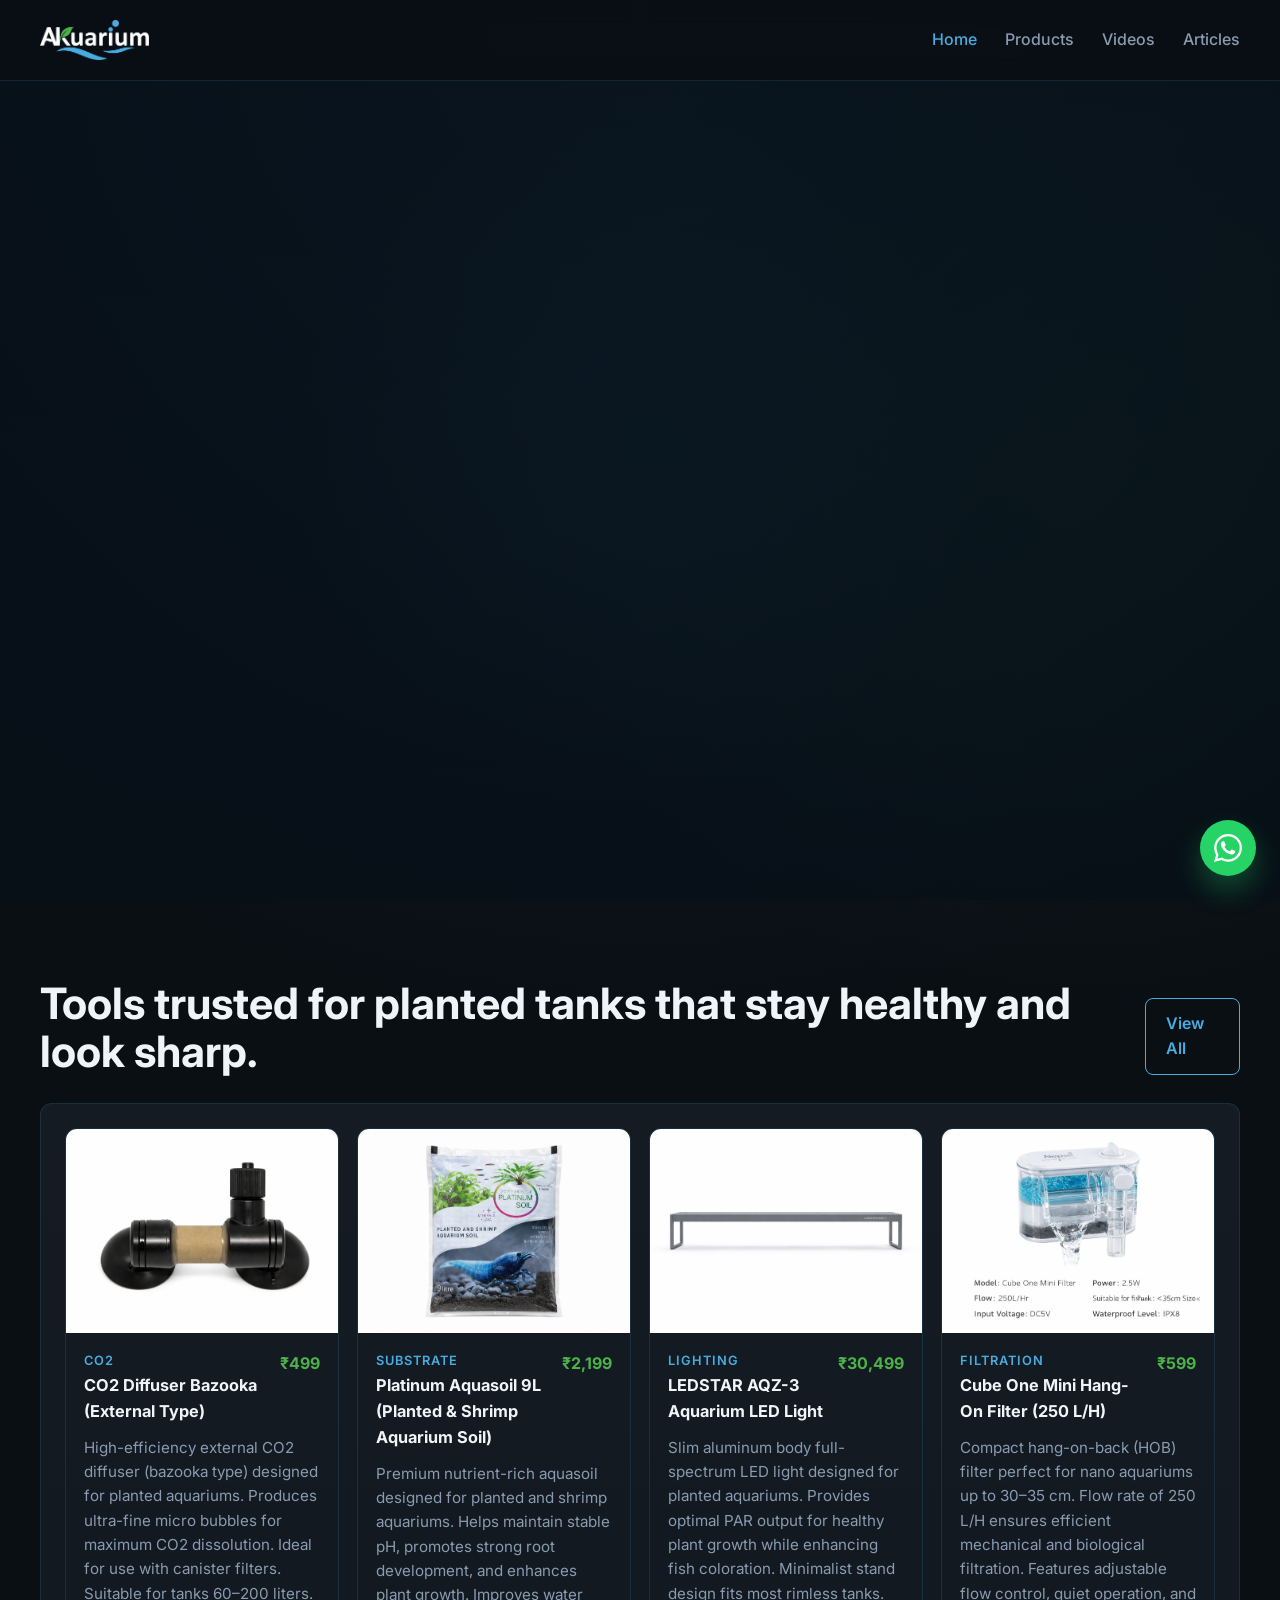
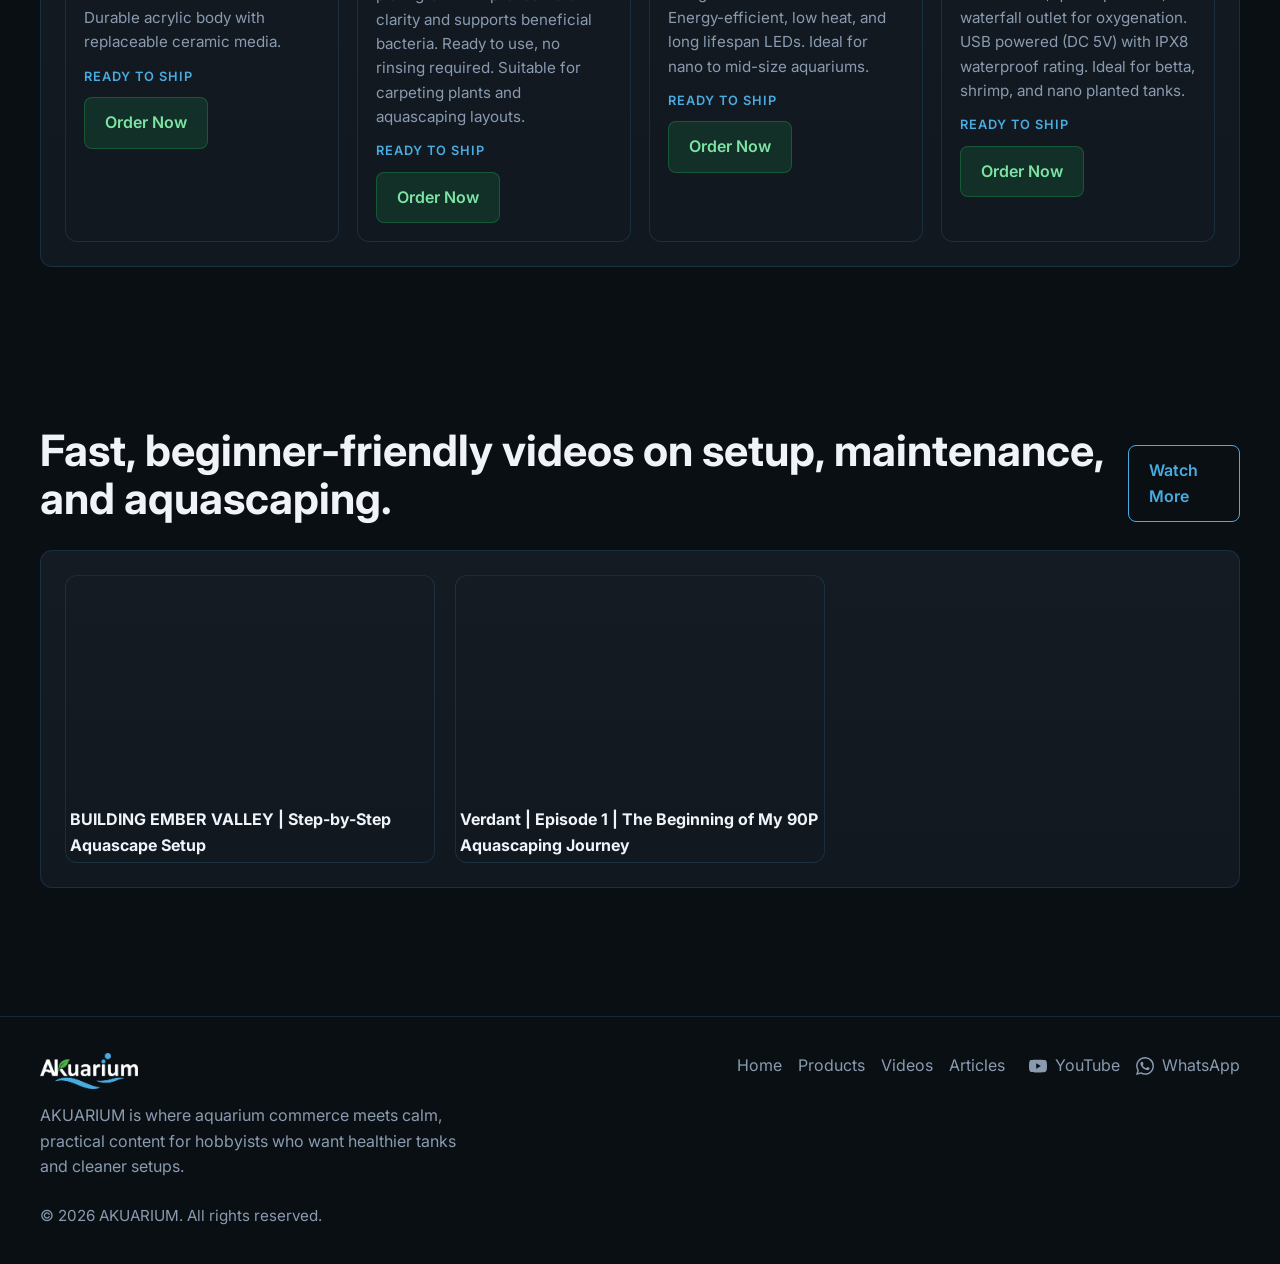
<file: index.html>
<!DOCTYPE html>
<html lang="en">

<head>
  <meta charset="UTF-8">
  <meta name="viewport" content="width=device-width, initial-scale=1.0">
  <meta name="description"
    content="AKUARIUM brings aquarium products, aquascaping gear, and YouTube education together in one immersive static website.">
  <title>AKUARIUM | Aquarium Products & Content</title>
  <link rel="icon" type="image/png" href="assets/logo-square.png">
  <link rel="preconnect" href="https://fonts.googleapis.com">
  <link rel="preconnect" href="https://fonts.gstatic.com" crossorigin>
  <link rel="stylesheet" href="css/style.css">
</head>

<body data-page="home">
  <header class="site-header">
    <div class="container header-inner">
      <a class="site-logo" href="index.html" aria-label="AKUARIUM Home">
        <img src="assets/logo-rect.png" alt="AKUARIUM logo">
      </a>
      <button class="nav-toggle" type="button" aria-expanded="false" aria-controls="site-nav"
        aria-label="Open navigation">
        <span></span>
        <span></span>
        <span></span>
      </button>
      <nav class="site-nav" id="site-nav" aria-label="Primary">
        <a href="index.html" data-nav="home">Home</a>
        <a href="products.html" data-nav="products">Products</a>
        <a href="videos.html" data-nav="videos">Videos</a>
        <a href="articles.html" data-nav="articles">Articles</a>
      </nav>
    </div>
  </header>

  <main>
    <section class="hero">
      <video class="hero-video" id="hero-video" autoplay loop muted playsinline
        aria-label="Aquarium showcase video"></video>
      <div class="hero-overlay"></div>
      <div class="container hero-content">
        <div class="hero-panel">
          <!-- <span class="eyebrow">Aquascaping. Gear. Content.</span> -->
          <div class="hero-logo-wrap">
            <img class="hero-logo-animated" src="web-optimized-svg-v2.svg" alt="AKuarium animated logo">
          </div>
          <p>Premium aquarium products, planted tank essentials, and practical YouTube guides for hobbyists building
            cleaner, greener aquatic worlds.</p>
          <div class="hero-actions">
            <a class="btn-primary" href="products.html">Shop Products</a>
            <a class="btn-secondary" href="videos.html">Watch Videos</a>
          </div>
        </div>
      </div>
    </section>

    <section class="section">
      <div class="container">
        <div class="section-heading">
          <div>
            <!-- <span class="eyebrow">Featured Gear</span> -->
            <h2>Tools trusted for planted tanks that stay healthy and look sharp.</h2>
          </div>
          <a class="btn-secondary" href="products.html">View All</a>
        </div>
        <div class="feature-surface">
          <div id="featured-products" class="product-grid">
            <p class="loading-text">Loading...</p>
          </div>
        </div>
      </div>
    </section>

    <section class="section">
      <div class="container">
        <div class="section-heading">
          <div>
            <!-- <span class="eyebrow">YouTube Preview</span> -->
            <h2>Fast, beginner-friendly videos on setup, maintenance, and aquascaping.</h2>
          </div>
          <a class="btn-secondary" href="videos.html">Watch More</a>
        </div>
        <div class="feature-surface">
          <div id="home-videos" class="video-grid">
            <p class="loading-text">Loading...</p>
          </div>
        </div>
      </div>
    </section>
  </main>

  <footer class="footer">
    <div class="container footer-inner">
      <div class="footer-brand">
        <img src="assets/logo-rect.png" alt="AKUARIUM logo">
        <p>AKUARIUM is where aquarium commerce meets calm, practical content for hobbyists who want healthier tanks and
          cleaner setups.</p>
      </div>
      <div class="footer-links" aria-label="Footer navigation">
        <a href="index.html">Home</a>
        <a href="products.html">Products</a>
        <a href="videos.html">Videos</a>
        <a href="articles.html">Articles</a>
      </div>
      <div class="footer-social" aria-label="Social links">
        <a href="https://www.youtube.com/" target="_blank" rel="noreferrer">
          <svg viewBox="0 0 24 24" width="18" height="18" aria-hidden="true">
            <path fill="currentColor"
              d="M23.5 6.2a3 3 0 0 0-2.1-2.1C19.5 3.5 12 3.5 12 3.5s-7.5 0-9.4.6A3 3 0 0 0 .5 6.2C0 8.1 0 12 0 12s0 3.9.5 5.8a3 3 0 0 0 2.1 2.1c1.9.6 9.4.6 9.4.6s7.5 0 9.4-.6a3 3 0 0 0 2.1-2.1c.5-1.9.5-5.8.5-5.8s0-3.9-.5-5.8ZM9.6 15.6V8.4l6.2 3.6-6.2 3.6Z" />
          </svg>
          <span>YouTube</span>
        </a>
        <a href="https://wa.me/919304166649" target="_blank" rel="noreferrer">
          <svg viewBox="0 0 24 24" width="18" height="18" aria-hidden="true">
            <path fill="currentColor"
              d="M20.52 3.48A11.82 11.82 0 0 0 12.06 0C5.5 0 .18 5.33.18 11.9c0 2.1.55 4.14 1.6 5.94L0 24l6.35-1.66a11.85 11.85 0 0 0 5.7 1.46h.01c6.56 0 11.89-5.33 11.89-11.9 0-3.17-1.23-6.15-3.43-8.42Zm-8.46 18.3h-.01a9.93 9.93 0 0 1-5.05-1.38l-.36-.22-3.77.99 1.01-3.67-.24-.38a9.89 9.89 0 0 1-1.53-5.22c0-5.48 4.47-9.95 9.96-9.95 2.66 0 5.16 1.04 7.03 2.91a9.87 9.87 0 0 1 2.91 7.03c0 5.49-4.47 9.96-9.95 9.96Zm5.46-7.44c-.3-.15-1.78-.88-2.05-.98-.28-.1-.48-.15-.68.15-.2.3-.78.98-.96 1.18-.18.2-.35.22-.65.07-.3-.15-1.27-.47-2.41-1.49-.89-.79-1.5-1.76-1.68-2.06-.18-.3-.02-.46.13-.61.13-.13.3-.35.45-.53.15-.18.2-.3.3-.5.1-.2.05-.38-.03-.53-.08-.15-.68-1.65-.93-2.26-.25-.6-.5-.52-.68-.53h-.58c-.2 0-.53.08-.8.38-.28.3-1.05 1.03-1.05 2.5s1.08 2.88 1.23 3.08c.15.2 2.12 3.25 5.15 4.56.72.31 1.28.5 1.72.64.72.23 1.37.2 1.88.12.58-.09 1.78-.73 2.03-1.43.25-.7.25-1.3.18-1.43-.08-.12-.28-.2-.58-.35Z" />
          </svg>
          <span>WhatsApp</span>
        </a>
      </div>
      <p class="footer-note">&copy; 2026 AKUARIUM. All rights reserved.</p>
    </div>
  </footer>

  <a href="https://wa.me/919304166649" target="_blank" class="whatsapp-float" aria-label="Chat on WhatsApp"
    rel="noreferrer">
    <svg viewBox="0 0 24 24" aria-hidden="true">
      <path
        d="M20.52 3.48A11.82 11.82 0 0 0 12.06 0C5.5 0 .18 5.33.18 11.9c0 2.1.55 4.14 1.6 5.94L0 24l6.35-1.66a11.85 11.85 0 0 0 5.7 1.46h.01c6.56 0 11.89-5.33 11.89-11.9 0-3.17-1.23-6.15-3.43-8.42Zm-8.46 18.3h-.01a9.93 9.93 0 0 1-5.05-1.38l-.36-.22-3.77.99 1.01-3.67-.24-.38a9.89 9.89 0 0 1-1.53-5.22c0-5.48 4.47-9.95 9.96-9.95 2.66 0 5.16 1.04 7.03 2.91a9.87 9.87 0 0 1 2.91 7.03c0 5.49-4.47 9.96-9.95 9.96Zm5.46-7.44c-.3-.15-1.78-.88-2.05-.98-.28-.1-.48-.15-.68.15-.2.3-.78.98-.96 1.18-.18.2-.35.22-.65.07-.3-.15-1.27-.47-2.41-1.49-.89-.79-1.5-1.76-1.68-2.06-.18-.3-.02-.46.13-.61.13-.13.3-.35.45-.53.15-.18.2-.3.3-.5.1-.2.05-.38-.03-.53-.08-.15-.68-1.65-.93-2.26-.25-.6-.5-.52-.68-.53h-.58c-.2 0-.53.08-.8.38-.28.3-1.05 1.03-1.05 2.5s1.08 2.88 1.23 3.08c.15.2 2.12 3.25 5.15 4.56.72.31 1.28.5 1.72.64.72.23 1.37.2 1.88.12.58-.09 1.78-.73 2.03-1.43.25-.7.25-1.3.18-1.43-.08-.12-.28-.2-.58-.35Z" />
    </svg>
  </a>

  <script src="js/hero.js"></script>
  <script>
    (function () {
      var heroLogo = document.querySelector('.hero-logo-animated');
      var heroVideo = document.getElementById('hero-video');
      var heroPara = document.querySelector('.hero-panel > p');
      var heroActions = document.querySelector('.hero-actions');
      var fired = false;

      /*
       * ─── ADJUST THIS ────────────────────────────────────────────
       * Set this to the total duration of your SVG animation in
       * milliseconds.  e.g. if your SVG plays for 4 seconds → 4000
       * ────────────────────────────────────────────────────────────
       */
      var SVG_ANIM_DURATION = 3000;

      function revealContent() {
        /* Paragraph fades in first */
        setTimeout(function () {
          if (heroPara) heroPara.classList.add('content-visible');
        }, SVG_ANIM_DURATION);

        /* Buttons follow 300 ms later for a staggered feel */
        setTimeout(function () {
          if (heroActions) heroActions.classList.add('content-visible');
        }, SVG_ANIM_DURATION + 300);
      }

      function revealLogo() {
        if (fired || !heroLogo) return;
        fired = true;

        var cleanSrc = heroLogo.getAttribute('src').split('?')[0];

        /* Cache-bust forces a fresh fetch → animation always starts from zero */
        heroLogo.onload = function () {
          heroLogo.classList.add('is-visible'); /* logo fades in    */
          revealContent();                      /* content follows  */
        };
        heroLogo.src = cleanSrc + '?t=' + Date.now();
      }

      /* Primary trigger: video is buffered and ready */
      if (heroVideo) {
        heroVideo.addEventListener('canplay', revealLogo, { once: true });
        heroVideo.addEventListener('playing', revealLogo, { once: true });
      }

      /* Secondary trigger: rest of the page has finished loading */
      window.addEventListener('load', function () {
        if (!heroVideo || heroVideo.readyState >= 3) {
          revealLogo();
          return;
        }
        /* Hard fallback — reveal after 5 s (slow connection, blocked autoplay, etc.) */
        setTimeout(revealLogo, 5000);
      });
    }());
  </script>
  <script>
    (function () {
      const body = document.body;
      const navToggle = document.querySelector('.nav-toggle');
      const siteNav = document.querySelector('.site-nav');
      const activeLink = document.querySelector('[data-nav="' + body.dataset.page + '"]');

      if (activeLink) {
        activeLink.classList.add('active');
      }

      if (navToggle && siteNav) {
        navToggle.addEventListener('click', function () {
          const isOpen = siteNav.classList.toggle('open');
          body.classList.toggle('menu-open', isOpen);
          navToggle.setAttribute('aria-expanded', String(isOpen));
        });

        siteNav.querySelectorAll('a').forEach(function (link) {
          link.addEventListener('click', function () {
            siteNav.classList.remove('open');
            body.classList.remove('menu-open');
            navToggle.setAttribute('aria-expanded', 'false');
          });
        });
      }

      function formatPrice(price) {
        return new Intl.NumberFormat('en-IN').format(price);
      }

      function renderFeaturedProducts(products) {
        const container = document.getElementById('featured-products');
        if (!container) {
          return;
        }

        if (!products.length) {
          container.innerHTML = '<p class="empty-state">No products available right now.</p>';
          return;
        }

        container.innerHTML = products.slice(0, 4).map(function (product) {
          const image = product.images && product.images.length ? product.images[0] : 'assets/products/product-1/img1.jpg';
          const message = encodeURIComponent(
            'Hi, I want to order:\nProduct: ' + product.name + '\nPrice: \u20B9' + product.price + '\nQuantity: 1'
          );

          return `
            <article class="product-card fade-in" onclick="window.location.href='product-detail.html?id=${product.id}'">
              <div class="product-card-image">
                <img src="${image}" alt="${product.name}">
              </div>
              <div class="product-card-body">
                <div class="product-meta">
                  <div>
                    <p class="product-category">${product.category}</p>
                    <h3>${product.name}</h3>
                  </div>
                  <span class="product-price">&#8377;${formatPrice(product.price)}</span>
                </div>
                <p class="product-description">${product.description}</p>
                <div class="card-actions">
                  <span class="product-category">Ready to ship</span>
                  <a class="btn-whatsapp" href="https://wa.me/919304166649?text=${message}" target="_blank" rel="noreferrer" onclick="event.stopPropagation();">Order Now</a>
                </div>
              </div>
            </article>
          `;
        }).join('');
      }

      function renderHomeVideos(videos) {
        const container = document.getElementById('home-videos');
        if (!container) {
          return;
        }

        if (!videos.length) {
          container.innerHTML = '<p class="empty-state">No videos available right now.</p>';
          return;
        }

        container.innerHTML = videos.slice(0, 3).map(function (video) {
          return `
            <article class="video-card fade-in">
              <iframe
                src="https://www.youtube.com/embed/${video.youtubeId}"
                title="${video.title}"
                loading="lazy"
                allow="accelerometer; autoplay; clipboard-write; encrypted-media; gyroscope; picture-in-picture"
                allowfullscreen
              ></iframe>
              <div class="video-card-body">
                <h3>${video.title}</h3>
              </div>
            </article>
          `;
        }).join('');
      }

      Promise.all([
        fetch('./data/products.json').then(function (response) { return response.json(); }),
        fetch('./data/videos.json').then(function (response) { return response.json(); })
      ])
        .then(function (results) {
          renderFeaturedProducts(results[0]);
          renderHomeVideos(results[1]);
        })
        .catch(function () {
          const productContainer = document.getElementById('featured-products');
          const videoContainer = document.getElementById('home-videos');

          if (productContainer) {
            productContainer.innerHTML = '<p class="empty-state">Unable to load products right now.</p>';
          }

          if (videoContainer) {
            videoContainer.innerHTML = '<p class="empty-state">Unable to load videos right now.</p>';
          }
        });
    }());
  </script>
</body>

</html>
</file>
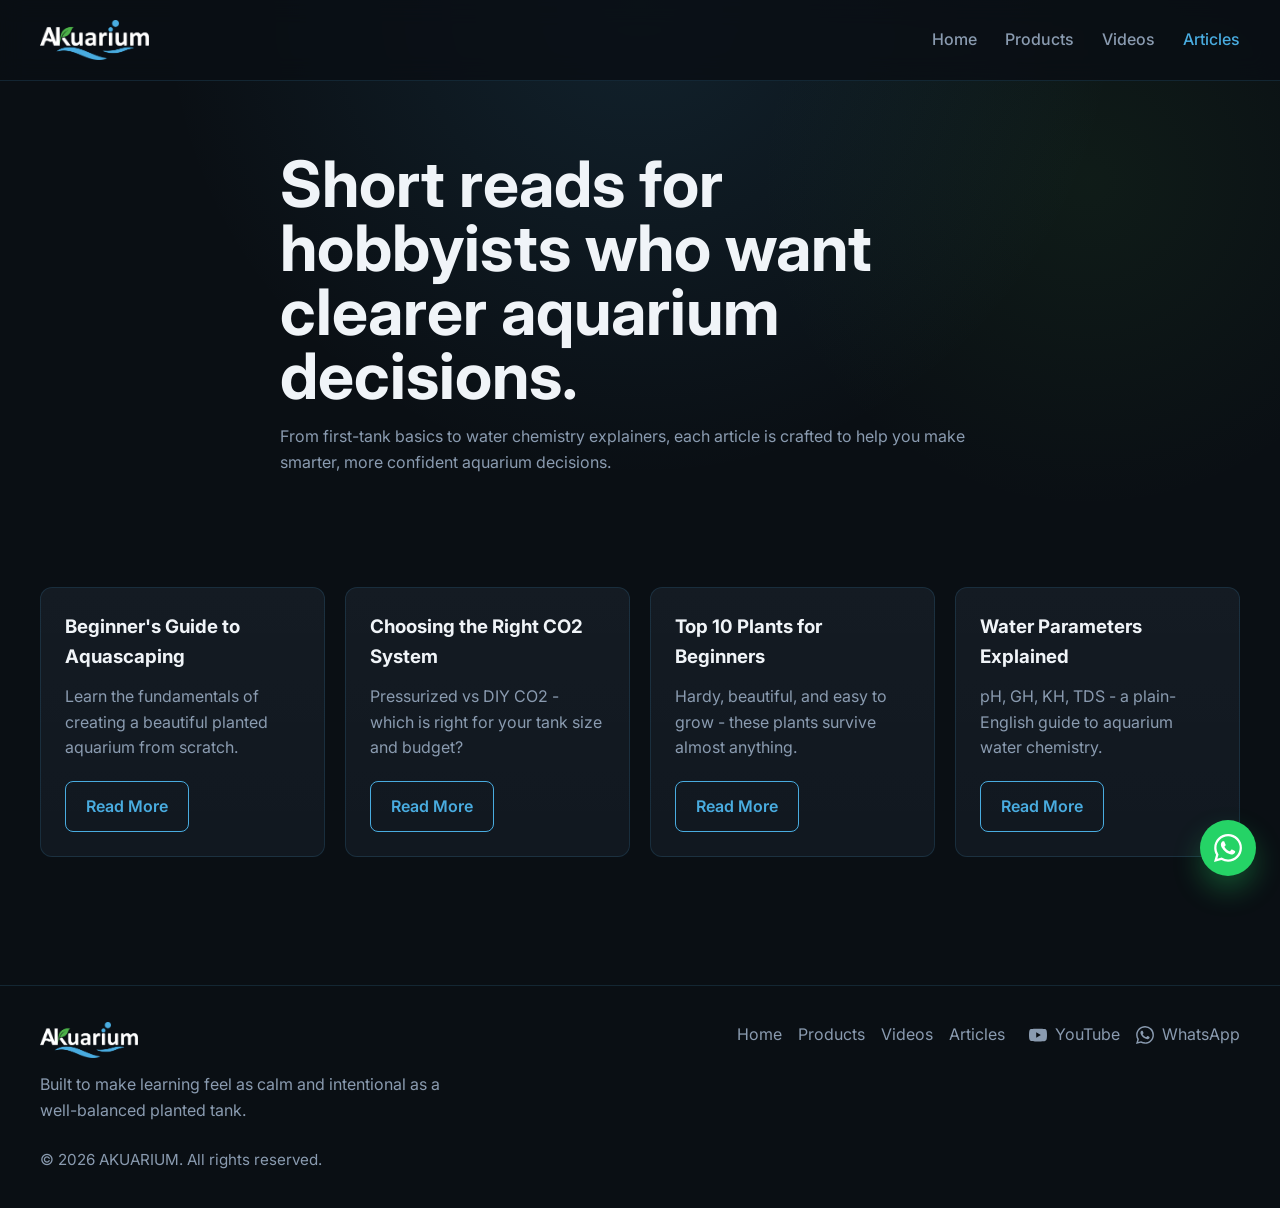
<file: articles.html>
<!DOCTYPE html>
<html lang="en">
<head>
  <meta charset="UTF-8">
  <meta name="viewport" content="width=device-width, initial-scale=1.0">
  <meta name="description" content="Read AKUARIUM articles on aquascaping basics, aquarium water parameters, CO2 systems, and beginner-friendly plants.">
  <title>Articles | AKUARIUM</title>
  <link rel="icon" type="image/png" href="assets/logo-square.png">
  <link rel="preconnect" href="https://fonts.googleapis.com">
  <link rel="preconnect" href="https://fonts.gstatic.com" crossorigin>
  <link rel="stylesheet" href="css/style.css">
</head>
<body data-page="articles">
  <header class="site-header">
    <div class="container header-inner">
      <a class="site-logo" href="index.html" aria-label="AKUARIUM Home">
        <img src="assets/logo-rect.png" alt="AKUARIUM logo">
      </a>
      <button class="nav-toggle" type="button" aria-expanded="false" aria-controls="site-nav" aria-label="Open navigation">
        <span></span>
        <span></span>
        <span></span>
      </button>
      <nav class="site-nav" id="site-nav" aria-label="Primary">
        <a href="index.html" data-nav="home">Home</a>
        <a href="products.html" data-nav="products">Products</a>
        <a href="videos.html" data-nav="videos">Videos</a>
        <a href="articles.html" data-nav="articles">Articles</a>
      </nav>
    </div>
  </header>

  <main class="page-main">
    <section class="page-hero">
      <div class="container page-hero-copy">
        <!-- <span class="eyebrow">Reading Room</span> -->
        <h1>Short reads for hobbyists who want clearer aquarium decisions.</h1>
        <p>From first-tank basics to water chemistry explainers, each article is crafted to help you make smarter, more confident aquarium decisions.</p>
      </div>
    </section>

    <section class="section">
      <div class="container">
        <div id="article-grid" class="article-grid">
          <p class="loading-text">Loading...</p>
        </div>
      </div>
    </section>
  </main>

  <footer class="footer">
    <div class="container footer-inner">
      <div class="footer-brand">
        <img src="assets/logo-rect.png" alt="AKUARIUM logo">
        <p>Built to make learning feel as calm and intentional as a well-balanced planted tank.</p>
      </div>
      <div class="footer-links" aria-label="Footer navigation">
        <a href="index.html">Home</a>
        <a href="products.html">Products</a>
        <a href="videos.html">Videos</a>
        <a href="articles.html">Articles</a>
      </div>
      <div class="footer-social" aria-label="Social links">
        <a href="https://www.youtube.com/" target="_blank" rel="noreferrer">
          <svg viewBox="0 0 24 24" width="18" height="18" aria-hidden="true">
            <path fill="currentColor" d="M23.5 6.2a3 3 0 0 0-2.1-2.1C19.5 3.5 12 3.5 12 3.5s-7.5 0-9.4.6A3 3 0 0 0 .5 6.2C0 8.1 0 12 0 12s0 3.9.5 5.8a3 3 0 0 0 2.1 2.1c1.9.6 9.4.6 9.4.6s7.5 0 9.4-.6a3 3 0 0 0 2.1-2.1c.5-1.9.5-5.8.5-5.8s0-3.9-.5-5.8ZM9.6 15.6V8.4l6.2 3.6-6.2 3.6Z"/>
          </svg>
          <span>YouTube</span>
        </a>
        <a href="https://wa.me/919304166649" target="_blank" rel="noreferrer">
          <svg viewBox="0 0 24 24" width="18" height="18" aria-hidden="true">
            <path fill="currentColor" d="M20.52 3.48A11.82 11.82 0 0 0 12.06 0C5.5 0 .18 5.33.18 11.9c0 2.1.55 4.14 1.6 5.94L0 24l6.35-1.66a11.85 11.85 0 0 0 5.7 1.46h.01c6.56 0 11.89-5.33 11.89-11.9 0-3.17-1.23-6.15-3.43-8.42Zm-8.46 18.3h-.01a9.93 9.93 0 0 1-5.05-1.38l-.36-.22-3.77.99 1.01-3.67-.24-.38a9.89 9.89 0 0 1-1.53-5.22c0-5.48 4.47-9.95 9.96-9.95 2.66 0 5.16 1.04 7.03 2.91a9.87 9.87 0 0 1 2.91 7.03c0 5.49-4.47 9.96-9.95 9.96Zm5.46-7.44c-.3-.15-1.78-.88-2.05-.98-.28-.1-.48-.15-.68.15-.2.3-.78.98-.96 1.18-.18.2-.35.22-.65.07-.3-.15-1.27-.47-2.41-1.49-.89-.79-1.5-1.76-1.68-2.06-.18-.3-.02-.46.13-.61.13-.13.3-.35.45-.53.15-.18.2-.3.3-.5.1-.2.05-.38-.03-.53-.08-.15-.68-1.65-.93-2.26-.25-.6-.5-.52-.68-.53h-.58c-.2 0-.53.08-.8.38-.28.3-1.05 1.03-1.05 2.5s1.08 2.88 1.23 3.08c.15.2 2.12 3.25 5.15 4.56.72.31 1.28.5 1.72.64.72.23 1.37.2 1.88.12.58-.09 1.78-.73 2.03-1.43.25-.7.25-1.3.18-1.43-.08-.12-.28-.2-.58-.35Z"/>
          </svg>
          <span>WhatsApp</span>
        </a>
      </div>
      <p class="footer-note">&copy; 2026 AKUARIUM. All rights reserved.</p>
    </div>
  </footer>

  <a href="https://wa.me/919304166649" target="_blank" class="whatsapp-float" aria-label="Chat on WhatsApp" rel="noreferrer">
    <svg viewBox="0 0 24 24" aria-hidden="true">
      <path d="M20.52 3.48A11.82 11.82 0 0 0 12.06 0C5.5 0 .18 5.33.18 11.9c0 2.1.55 4.14 1.6 5.94L0 24l6.35-1.66a11.85 11.85 0 0 0 5.7 1.46h.01c6.56 0 11.89-5.33 11.89-11.9 0-3.17-1.23-6.15-3.43-8.42Zm-8.46 18.3h-.01a9.93 9.93 0 0 1-5.05-1.38l-.36-.22-3.77.99 1.01-3.67-.24-.38a9.89 9.89 0 0 1-1.53-5.22c0-5.48 4.47-9.95 9.96-9.95 2.66 0 5.16 1.04 7.03 2.91a9.87 9.87 0 0 1 2.91 7.03c0 5.49-4.47 9.96-9.95 9.96Zm5.46-7.44c-.3-.15-1.78-.88-2.05-.98-.28-.1-.48-.15-.68.15-.2.3-.78.98-.96 1.18-.18.2-.35.22-.65.07-.3-.15-1.27-.47-2.41-1.49-.89-.79-1.5-1.76-1.68-2.06-.18-.3-.02-.46.13-.61.13-.13.3-.35.45-.53.15-.18.2-.3.3-.5.1-.2.05-.38-.03-.53-.08-.15-.68-1.65-.93-2.26-.25-.6-.5-.52-.68-.53h-.58c-.2 0-.53.08-.8.38-.28.3-1.05 1.03-1.05 2.5s1.08 2.88 1.23 3.08c.15.2 2.12 3.25 5.15 4.56.72.31 1.28.5 1.72.64.72.23 1.37.2 1.88.12.58-.09 1.78-.73 2.03-1.43.25-.7.25-1.3.18-1.43-.08-.12-.28-.2-.58-.35Z"/>
    </svg>
  </a>

  <script>
    (function () {
      const body = document.body;
      const navToggle = document.querySelector('.nav-toggle');
      const siteNav = document.querySelector('.site-nav');
      const activeLink = document.querySelector('[data-nav="' + body.dataset.page + '"]');

      if (activeLink) {
        activeLink.classList.add('active');
      }

      if (navToggle && siteNav) {
        navToggle.addEventListener('click', function () {
          const isOpen = siteNav.classList.toggle('open');
          body.classList.toggle('menu-open', isOpen);
          navToggle.setAttribute('aria-expanded', String(isOpen));
        });

        siteNav.querySelectorAll('a').forEach(function (link) {
          link.addEventListener('click', function () {
            siteNav.classList.remove('open');
            body.classList.remove('menu-open');
            navToggle.setAttribute('aria-expanded', 'false');
          });
        });
      }
    }());
  </script>
  <script src="js/articles.js"></script>
</body>
</html>
</file>
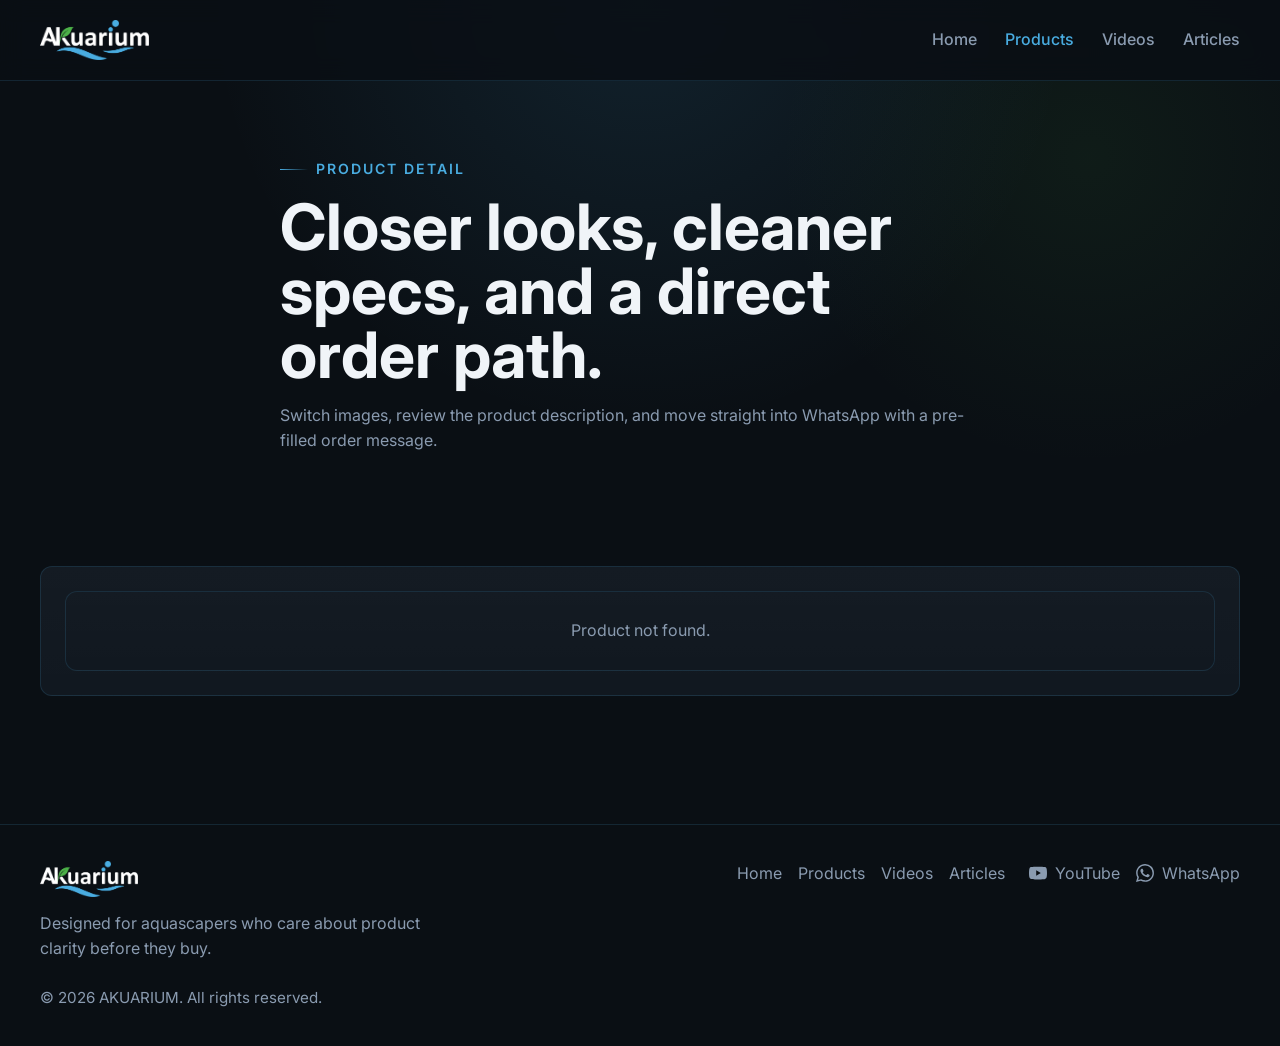
<file: product-detail.html>
<!DOCTYPE html>
<html lang="en">
<head>
  <meta charset="UTF-8">
  <meta name="viewport" content="width=device-width, initial-scale=1.0">
  <meta name="description" content="See complete product details, image gallery, pricing, and WhatsApp ordering for AKUARIUM aquarium gear.">
  <title>Product Detail | AKUARIUM</title>
  <link rel="icon" type="image/png" href="assets/logo-square.png">
  <link rel="preconnect" href="https://fonts.googleapis.com">
  <link rel="preconnect" href="https://fonts.gstatic.com" crossorigin>
  <link rel="stylesheet" href="css/style.css">
</head>
<body data-page="products">
  <header class="site-header">
    <div class="container header-inner">
      <a class="site-logo" href="index.html" aria-label="AKUARIUM Home">
        <img src="assets/logo-rect.png" alt="AKUARIUM logo">
      </a>
      <button class="nav-toggle" type="button" aria-expanded="false" aria-controls="site-nav" aria-label="Open navigation">
        <span></span>
        <span></span>
        <span></span>
      </button>
      <nav class="site-nav" id="site-nav" aria-label="Primary">
        <a href="index.html" data-nav="home">Home</a>
        <a href="products.html" data-nav="products">Products</a>
        <a href="videos.html" data-nav="videos">Videos</a>
        <a href="articles.html" data-nav="articles">Articles</a>
      </nav>
    </div>
  </header>

  <main class="page-main">
    <section class="page-hero">
      <div class="container page-hero-copy">
        <span class="eyebrow">Product Detail</span>
        <h1>Closer looks, cleaner specs, and a direct order path.</h1>
        <p>Switch images, review the product description, and move straight into WhatsApp with a pre-filled order message.</p>
      </div>
    </section>

    <section class="section">
      <div class="container">
        <div id="product-detail" class="content-panel">
          <p class="loading-text">Loading...</p>
        </div>
      </div>
    </section>
  </main>

  <footer class="footer">
    <div class="container footer-inner">
      <div class="footer-brand">
        <img src="assets/logo-rect.png" alt="AKUARIUM logo">
        <p>Designed for aquascapers who care about product clarity before they buy.</p>
      </div>
      <div class="footer-links" aria-label="Footer navigation">
        <a href="index.html">Home</a>
        <a href="products.html">Products</a>
        <a href="videos.html">Videos</a>
        <a href="articles.html">Articles</a>
      </div>
      <div class="footer-social" aria-label="Social links">
        <a href="https://www.youtube.com/" target="_blank" rel="noreferrer">
          <svg viewBox="0 0 24 24" width="18" height="18" aria-hidden="true">
            <path fill="currentColor" d="M23.5 6.2a3 3 0 0 0-2.1-2.1C19.5 3.5 12 3.5 12 3.5s-7.5 0-9.4.6A3 3 0 0 0 .5 6.2C0 8.1 0 12 0 12s0 3.9.5 5.8a3 3 0 0 0 2.1 2.1c1.9.6 9.4.6 9.4.6s7.5 0 9.4-.6a3 3 0 0 0 2.1-2.1c.5-1.9.5-5.8.5-5.8s0-3.9-.5-5.8ZM9.6 15.6V8.4l6.2 3.6-6.2 3.6Z"/>
          </svg>
          <span>YouTube</span>
        </a>
        <a href="https://wa.me/919304166649" target="_blank" rel="noreferrer">
          <svg viewBox="0 0 24 24" width="18" height="18" aria-hidden="true">
            <path fill="currentColor" d="M20.52 3.48A11.82 11.82 0 0 0 12.06 0C5.5 0 .18 5.33.18 11.9c0 2.1.55 4.14 1.6 5.94L0 24l6.35-1.66a11.85 11.85 0 0 0 5.7 1.46h.01c6.56 0 11.89-5.33 11.89-11.9 0-3.17-1.23-6.15-3.43-8.42Zm-8.46 18.3h-.01a9.93 9.93 0 0 1-5.05-1.38l-.36-.22-3.77.99 1.01-3.67-.24-.38a9.89 9.89 0 0 1-1.53-5.22c0-5.48 4.47-9.95 9.96-9.95 2.66 0 5.16 1.04 7.03 2.91a9.87 9.87 0 0 1 2.91 7.03c0 5.49-4.47 9.96-9.95 9.96Zm5.46-7.44c-.3-.15-1.78-.88-2.05-.98-.28-.1-.48-.15-.68.15-.2.3-.78.98-.96 1.18-.18.2-.35.22-.65.07-.3-.15-1.27-.47-2.41-1.49-.89-.79-1.5-1.76-1.68-2.06-.18-.3-.02-.46.13-.61.13-.13.3-.35.45-.53.15-.18.2-.3.3-.5.1-.2.05-.38-.03-.53-.08-.15-.68-1.65-.93-2.26-.25-.6-.5-.52-.68-.53h-.58c-.2 0-.53.08-.8.38-.28.3-1.05 1.03-1.05 2.5s1.08 2.88 1.23 3.08c.15.2 2.12 3.25 5.15 4.56.72.31 1.28.5 1.72.64.72.23 1.37.2 1.88.12.58-.09 1.78-.73 2.03-1.43.25-.7.25-1.3.18-1.43-.08-.12-.28-.2-.58-.35Z"/>
          </svg>
          <span>WhatsApp</span>
        </a>
      </div>
      <p class="footer-note">&copy; 2026 AKUARIUM. All rights reserved.</p>
    </div>
  </footer>

  <script>
    (function () {
      const body = document.body;
      const navToggle = document.querySelector('.nav-toggle');
      const siteNav = document.querySelector('.site-nav');
      const activeLink = document.querySelector('[data-nav="' + body.dataset.page + '"]');

      if (activeLink) {
        activeLink.classList.add('active');
      }

      if (navToggle && siteNav) {
        navToggle.addEventListener('click', function () {
          const isOpen = siteNav.classList.toggle('open');
          body.classList.toggle('menu-open', isOpen);
          navToggle.setAttribute('aria-expanded', String(isOpen));
        });

        siteNav.querySelectorAll('a').forEach(function (link) {
          link.addEventListener('click', function () {
            siteNav.classList.remove('open');
            body.classList.remove('menu-open');
            navToggle.setAttribute('aria-expanded', 'false');
          });
        });
      }
    }());
  </script>
  <script src="js/product-detail.js"></script>
</body>
</html>
</file>
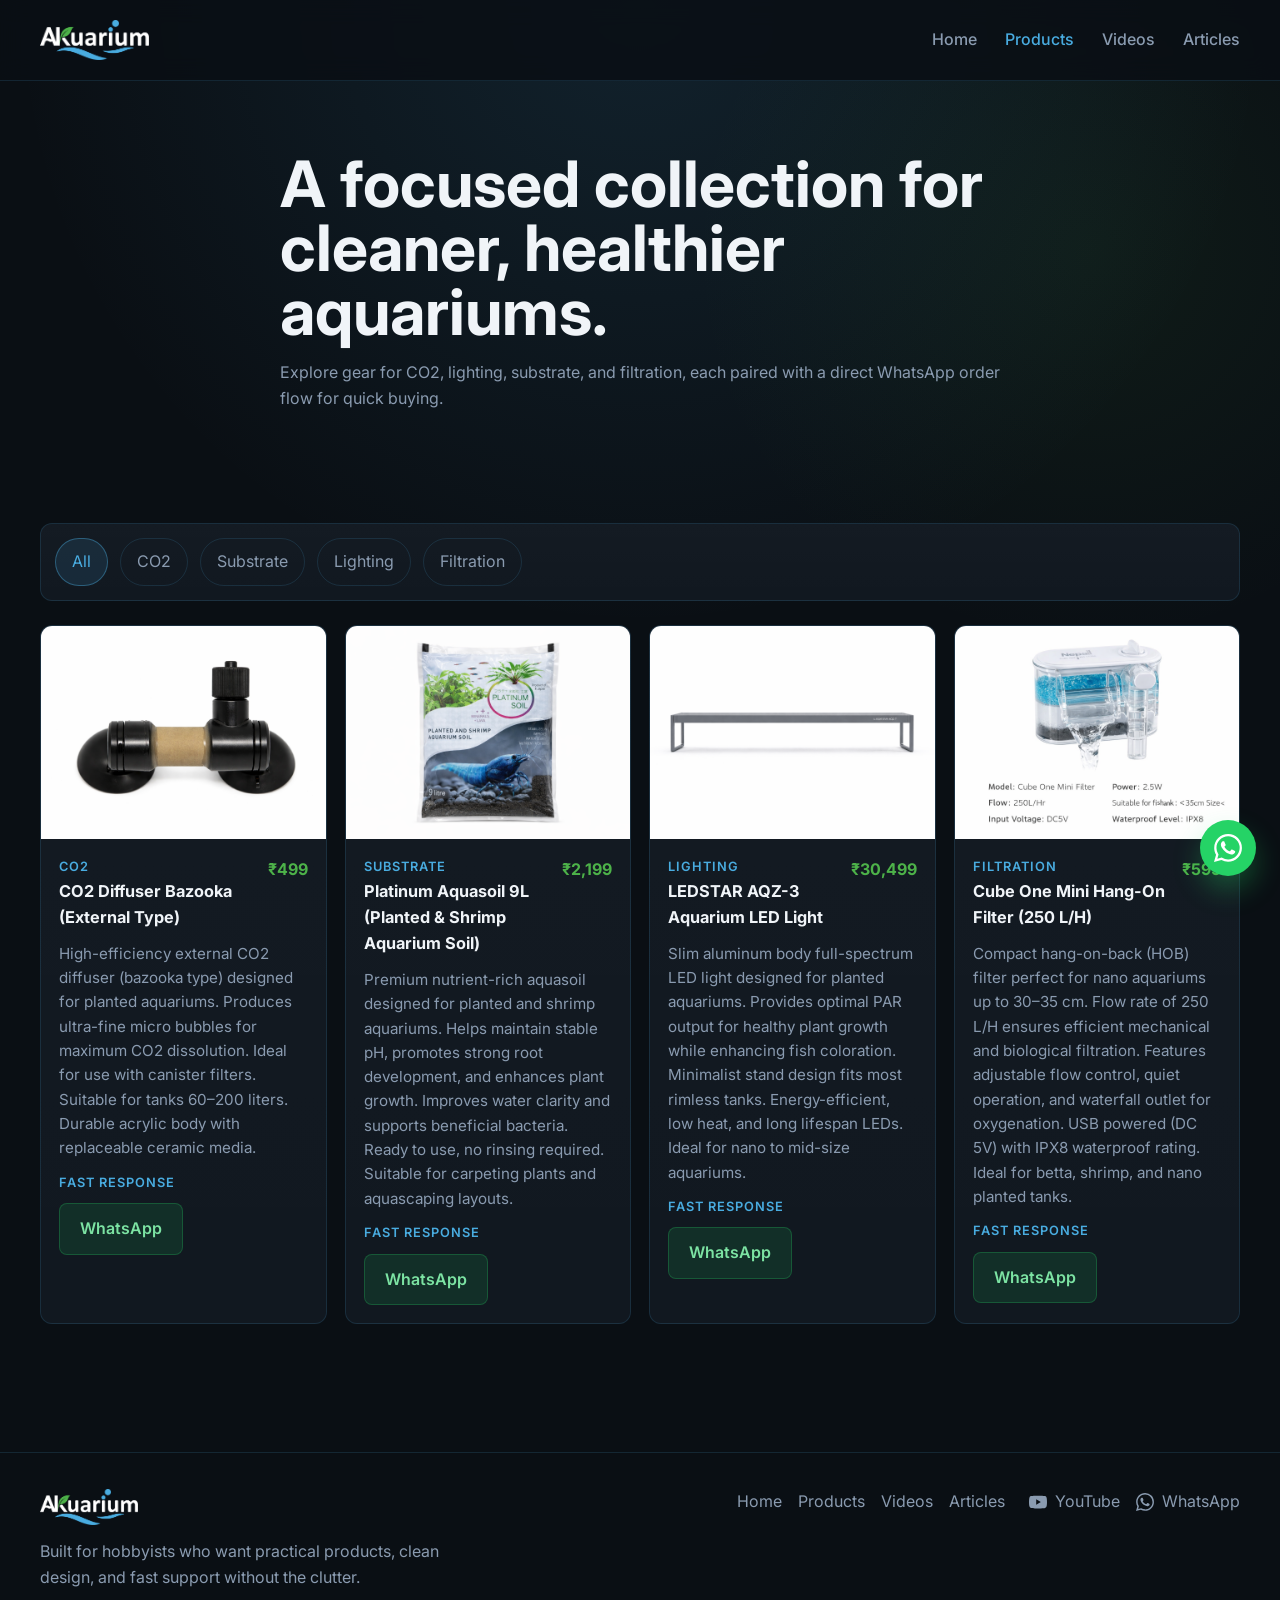
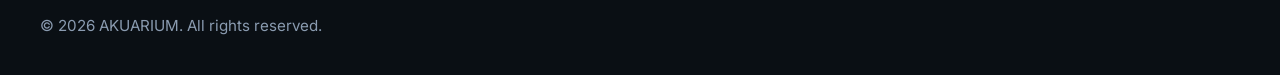
<file: products.html>
<!DOCTYPE html>
<html lang="en">
<head>
  <meta charset="UTF-8">
  <meta name="viewport" content="width=device-width, initial-scale=1.0">
  <meta name="description" content="Browse aquarium products from AKUARIUM including CO2 gear, lighting, substrates, and filtration for planted tanks.">
  <title>Products | AKUARIUM</title>
  <link rel="icon" type="image/png" href="assets/logo-square.png">
  <link rel="preconnect" href="https://fonts.googleapis.com">
  <link rel="preconnect" href="https://fonts.gstatic.com" crossorigin>
  <link rel="stylesheet" href="css/style.css">
</head>
<body data-page="products">
  <header class="site-header">
    <div class="container header-inner">
      <a class="site-logo" href="index.html" aria-label="AKUARIUM Home">
        <img src="assets/logo-rect.png" alt="AKUARIUM logo">
      </a>
      <button class="nav-toggle" type="button" aria-expanded="false" aria-controls="site-nav" aria-label="Open navigation">
        <span></span>
        <span></span>
        <span></span>
      </button>
      <nav class="site-nav" id="site-nav" aria-label="Primary">
        <a href="index.html" data-nav="home">Home</a>
        <a href="products.html" data-nav="products">Products</a>
        <a href="videos.html" data-nav="videos">Videos</a>
        <a href="articles.html" data-nav="articles">Articles</a>
      </nav>
    </div>
  </header>

  <main class="page-main">
    <section class="page-hero">
      <div class="container page-hero-copy">
        <!-- <span class="eyebrow">Catalog</span> -->
        <h1>A focused collection for cleaner, healthier aquariums.</h1>
        <p>Explore gear for CO2, lighting, substrate, and filtration, each paired with a direct WhatsApp order flow for quick buying.</p>
      </div>
    </section>

    <section class="section">
      <div class="container">
        <div id="filter-bar" class="filter-bar">
          <p class="loading-text">Loading...</p>
        </div>
        <div id="product-grid" class="product-grid">
          <p class="loading-text">Loading...</p>
        </div>
      </div>
    </section>
  </main>

  <footer class="footer">
    <div class="container footer-inner">
      <div class="footer-brand">
        <img src="assets/logo-rect.png" alt="AKUARIUM logo">
        <p>Built for hobbyists who want practical products, clean design, and fast support without the clutter.</p>
      </div>
      <div class="footer-links" aria-label="Footer navigation">
        <a href="index.html">Home</a>
        <a href="products.html">Products</a>
        <a href="videos.html">Videos</a>
        <a href="articles.html">Articles</a>
      </div>
      <div class="footer-social" aria-label="Social links">
        <a href="https://www.youtube.com/" target="_blank" rel="noreferrer">
          <svg viewBox="0 0 24 24" width="18" height="18" aria-hidden="true">
            <path fill="currentColor" d="M23.5 6.2a3 3 0 0 0-2.1-2.1C19.5 3.5 12 3.5 12 3.5s-7.5 0-9.4.6A3 3 0 0 0 .5 6.2C0 8.1 0 12 0 12s0 3.9.5 5.8a3 3 0 0 0 2.1 2.1c1.9.6 9.4.6 9.4.6s7.5 0 9.4-.6a3 3 0 0 0 2.1-2.1c.5-1.9.5-5.8.5-5.8s0-3.9-.5-5.8ZM9.6 15.6V8.4l6.2 3.6-6.2 3.6Z"/>
          </svg>
          <span>YouTube</span>
        </a>
        <a href="https://wa.me/919304166649" target="_blank" rel="noreferrer">
          <svg viewBox="0 0 24 24" width="18" height="18" aria-hidden="true">
            <path fill="currentColor" d="M20.52 3.48A11.82 11.82 0 0 0 12.06 0C5.5 0 .18 5.33.18 11.9c0 2.1.55 4.14 1.6 5.94L0 24l6.35-1.66a11.85 11.85 0 0 0 5.7 1.46h.01c6.56 0 11.89-5.33 11.89-11.9 0-3.17-1.23-6.15-3.43-8.42Zm-8.46 18.3h-.01a9.93 9.93 0 0 1-5.05-1.38l-.36-.22-3.77.99 1.01-3.67-.24-.38a9.89 9.89 0 0 1-1.53-5.22c0-5.48 4.47-9.95 9.96-9.95 2.66 0 5.16 1.04 7.03 2.91a9.87 9.87 0 0 1 2.91 7.03c0 5.49-4.47 9.96-9.95 9.96Zm5.46-7.44c-.3-.15-1.78-.88-2.05-.98-.28-.1-.48-.15-.68.15-.2.3-.78.98-.96 1.18-.18.2-.35.22-.65.07-.3-.15-1.27-.47-2.41-1.49-.89-.79-1.5-1.76-1.68-2.06-.18-.3-.02-.46.13-.61.13-.13.3-.35.45-.53.15-.18.2-.3.3-.5.1-.2.05-.38-.03-.53-.08-.15-.68-1.65-.93-2.26-.25-.6-.5-.52-.68-.53h-.58c-.2 0-.53.08-.8.38-.28.3-1.05 1.03-1.05 2.5s1.08 2.88 1.23 3.08c.15.2 2.12 3.25 5.15 4.56.72.31 1.28.5 1.72.64.72.23 1.37.2 1.88.12.58-.09 1.78-.73 2.03-1.43.25-.7.25-1.3.18-1.43-.08-.12-.28-.2-.58-.35Z"/>
          </svg>
          <span>WhatsApp</span>
        </a>
      </div>
      <p class="footer-note">&copy; 2026 AKUARIUM. All rights reserved.</p>
    </div>
  </footer>

  <a href="https://wa.me/919304166649" target="_blank" class="whatsapp-float" aria-label="Chat on WhatsApp" rel="noreferrer">
    <svg viewBox="0 0 24 24" aria-hidden="true">
      <path d="M20.52 3.48A11.82 11.82 0 0 0 12.06 0C5.5 0 .18 5.33.18 11.9c0 2.1.55 4.14 1.6 5.94L0 24l6.35-1.66a11.85 11.85 0 0 0 5.7 1.46h.01c6.56 0 11.89-5.33 11.89-11.9 0-3.17-1.23-6.15-3.43-8.42Zm-8.46 18.3h-.01a9.93 9.93 0 0 1-5.05-1.38l-.36-.22-3.77.99 1.01-3.67-.24-.38a9.89 9.89 0 0 1-1.53-5.22c0-5.48 4.47-9.95 9.96-9.95 2.66 0 5.16 1.04 7.03 2.91a9.87 9.87 0 0 1 2.91 7.03c0 5.49-4.47 9.96-9.95 9.96Zm5.46-7.44c-.3-.15-1.78-.88-2.05-.98-.28-.1-.48-.15-.68.15-.2.3-.78.98-.96 1.18-.18.2-.35.22-.65.07-.3-.15-1.27-.47-2.41-1.49-.89-.79-1.5-1.76-1.68-2.06-.18-.3-.02-.46.13-.61.13-.13.3-.35.45-.53.15-.18.2-.3.3-.5.1-.2.05-.38-.03-.53-.08-.15-.68-1.65-.93-2.26-.25-.6-.5-.52-.68-.53h-.58c-.2 0-.53.08-.8.38-.28.3-1.05 1.03-1.05 2.5s1.08 2.88 1.23 3.08c.15.2 2.12 3.25 5.15 4.56.72.31 1.28.5 1.72.64.72.23 1.37.2 1.88.12.58-.09 1.78-.73 2.03-1.43.25-.7.25-1.3.18-1.43-.08-.12-.28-.2-.58-.35Z"/>
    </svg>
  </a>

  <script>
    (function () {
      const body = document.body;
      const navToggle = document.querySelector('.nav-toggle');
      const siteNav = document.querySelector('.site-nav');
      const activeLink = document.querySelector('[data-nav="' + body.dataset.page + '"]');

      if (activeLink) {
        activeLink.classList.add('active');
      }

      if (navToggle && siteNav) {
        navToggle.addEventListener('click', function () {
          const isOpen = siteNav.classList.toggle('open');
          body.classList.toggle('menu-open', isOpen);
          navToggle.setAttribute('aria-expanded', String(isOpen));
        });

        siteNav.querySelectorAll('a').forEach(function (link) {
          link.addEventListener('click', function () {
            siteNav.classList.remove('open');
            body.classList.remove('menu-open');
            navToggle.setAttribute('aria-expanded', 'false');
          });
        });
      }
    }());
  </script>
  <script src="js/products.js"></script>
</body>
</html>
</file>
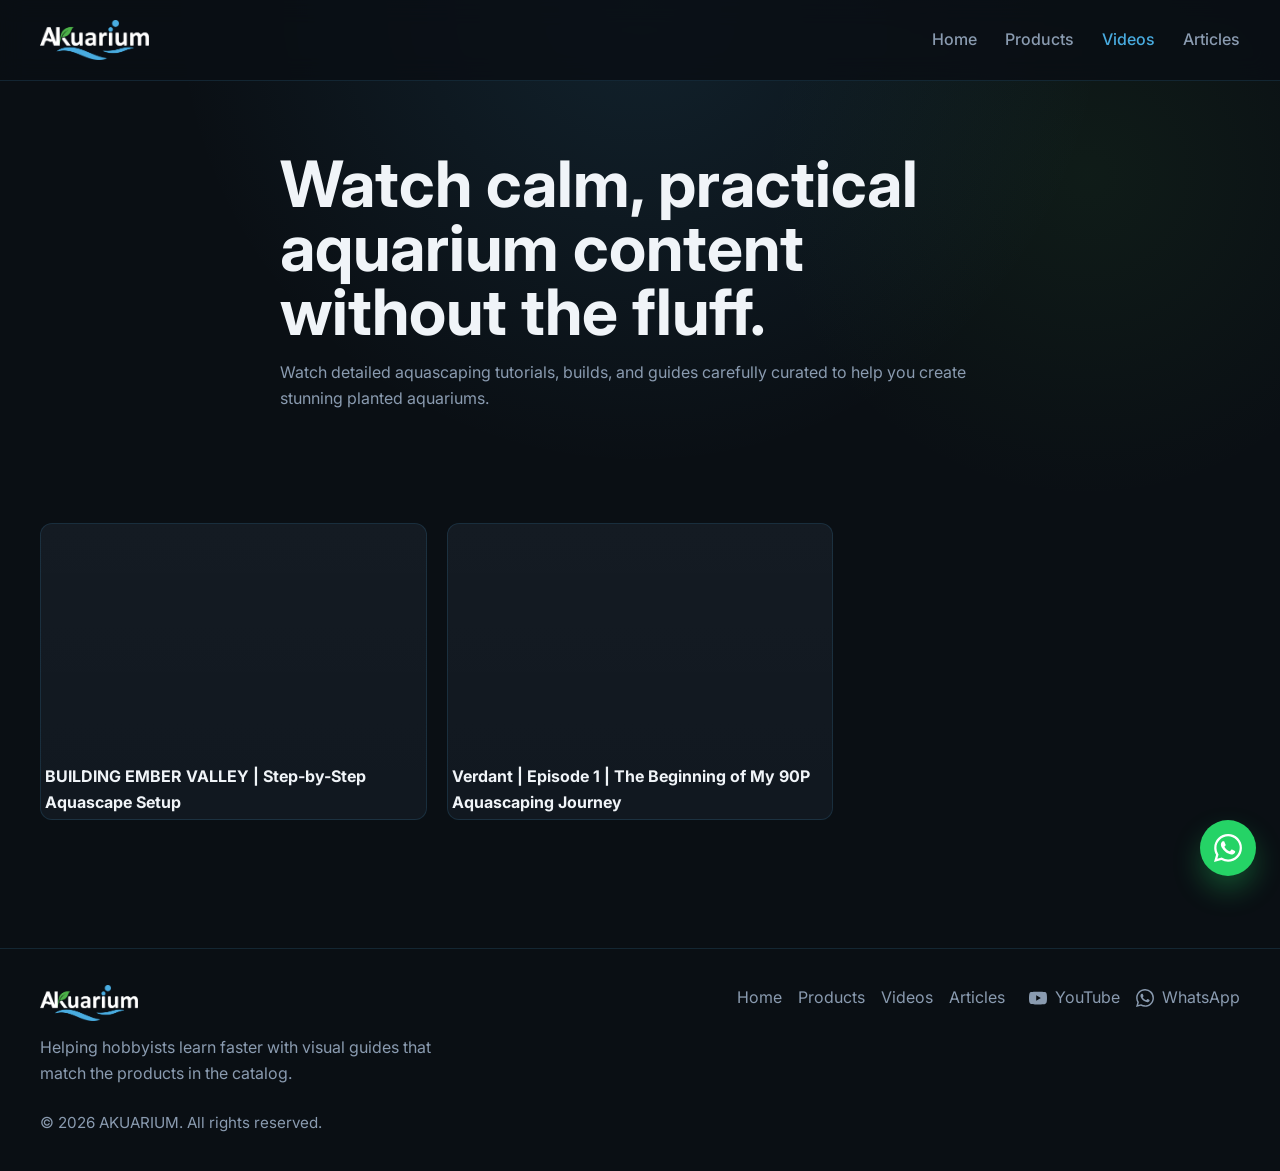
<file: videos.html>
<!DOCTYPE html>
<html lang="en">
<head>
  <meta charset="UTF-8">
  <meta name="viewport" content="width=device-width, initial-scale=1.0">
  <meta name="description" content="Watch AKUARIUM YouTube videos on aquascaping, CO2 systems, low-light plants, and aquarium maintenance.">
  <title>Videos | AKUARIUM</title>
  <link rel="icon" type="image/png" href="assets/logo-square.png">
  <link rel="preconnect" href="https://fonts.googleapis.com">
  <link rel="preconnect" href="https://fonts.gstatic.com" crossorigin>
  <link rel="stylesheet" href="css/style.css">
</head>
<body data-page="videos">
  <header class="site-header">
    <div class="container header-inner">
      <a class="site-logo" href="index.html" aria-label="AKUARIUM Home">
        <img src="assets/logo-rect.png" alt="AKUARIUM logo">
      </a>
      <button class="nav-toggle" type="button" aria-expanded="false" aria-controls="site-nav" aria-label="Open navigation">
        <span></span>
        <span></span>
        <span></span>
      </button>
      <nav class="site-nav" id="site-nav" aria-label="Primary">
        <a href="index.html" data-nav="home">Home</a>
        <a href="products.html" data-nav="products">Products</a>
        <a href="videos.html" data-nav="videos">Videos</a>
        <a href="articles.html" data-nav="articles">Articles</a>
      </nav>
    </div>
  </header>

  <main class="page-main">
    <section class="page-hero">
      <div class="container page-hero-copy">
        <!-- <span class="eyebrow">Channel Library</span> -->
        <h1>Watch calm, practical aquarium content without the fluff.</h1>
        <p>Watch detailed aquascaping tutorials, builds, and guides carefully curated to help you create stunning planted aquariums.</p>
      </div>
    </section>

    <section class="section">
      <div class="container">
        <div id="video-grid" class="video-grid">
          <p class="loading-text">Loading...</p>
        </div>
      </div>
    </section>
  </main>

  <footer class="footer">
    <div class="container footer-inner">
      <div class="footer-brand">
        <img src="assets/logo-rect.png" alt="AKUARIUM logo">
        <p>Helping hobbyists learn faster with visual guides that match the products in the catalog.</p>
      </div>
      <div class="footer-links" aria-label="Footer navigation">
        <a href="index.html">Home</a>
        <a href="products.html">Products</a>
        <a href="videos.html">Videos</a>
        <a href="articles.html">Articles</a>
      </div>
      <div class="footer-social" aria-label="Social links">
        <a href="https://www.youtube.com/" target="_blank" rel="noreferrer">
          <svg viewBox="0 0 24 24" width="18" height="18" aria-hidden="true">
            <path fill="currentColor" d="M23.5 6.2a3 3 0 0 0-2.1-2.1C19.5 3.5 12 3.5 12 3.5s-7.5 0-9.4.6A3 3 0 0 0 .5 6.2C0 8.1 0 12 0 12s0 3.9.5 5.8a3 3 0 0 0 2.1 2.1c1.9.6 9.4.6 9.4.6s7.5 0 9.4-.6a3 3 0 0 0 2.1-2.1c.5-1.9.5-5.8.5-5.8s0-3.9-.5-5.8ZM9.6 15.6V8.4l6.2 3.6-6.2 3.6Z"/>
          </svg>
          <span>YouTube</span>
        </a>
        <a href="https://wa.me/919304166649" target="_blank" rel="noreferrer">
          <svg viewBox="0 0 24 24" width="18" height="18" aria-hidden="true">
            <path fill="currentColor" d="M20.52 3.48A11.82 11.82 0 0 0 12.06 0C5.5 0 .18 5.33.18 11.9c0 2.1.55 4.14 1.6 5.94L0 24l6.35-1.66a11.85 11.85 0 0 0 5.7 1.46h.01c6.56 0 11.89-5.33 11.89-11.9 0-3.17-1.23-6.15-3.43-8.42Zm-8.46 18.3h-.01a9.93 9.93 0 0 1-5.05-1.38l-.36-.22-3.77.99 1.01-3.67-.24-.38a9.89 9.89 0 0 1-1.53-5.22c0-5.48 4.47-9.95 9.96-9.95 2.66 0 5.16 1.04 7.03 2.91a9.87 9.87 0 0 1 2.91 7.03c0 5.49-4.47 9.96-9.95 9.96Zm5.46-7.44c-.3-.15-1.78-.88-2.05-.98-.28-.1-.48-.15-.68.15-.2.3-.78.98-.96 1.18-.18.2-.35.22-.65.07-.3-.15-1.27-.47-2.41-1.49-.89-.79-1.5-1.76-1.68-2.06-.18-.3-.02-.46.13-.61.13-.13.3-.35.45-.53.15-.18.2-.3.3-.5.1-.2.05-.38-.03-.53-.08-.15-.68-1.65-.93-2.26-.25-.6-.5-.52-.68-.53h-.58c-.2 0-.53.08-.8.38-.28.3-1.05 1.03-1.05 2.5s1.08 2.88 1.23 3.08c.15.2 2.12 3.25 5.15 4.56.72.31 1.28.5 1.72.64.72.23 1.37.2 1.88.12.58-.09 1.78-.73 2.03-1.43.25-.7.25-1.3.18-1.43-.08-.12-.28-.2-.58-.35Z"/>
          </svg>
          <span>WhatsApp</span>
        </a>
      </div>
      <p class="footer-note">&copy; 2026 AKUARIUM. All rights reserved.</p>
    </div>
  </footer>

  <a href="https://wa.me/919304166649" target="_blank" class="whatsapp-float" aria-label="Chat on WhatsApp" rel="noreferrer">
    <svg viewBox="0 0 24 24" aria-hidden="true">
      <path d="M20.52 3.48A11.82 11.82 0 0 0 12.06 0C5.5 0 .18 5.33.18 11.9c0 2.1.55 4.14 1.6 5.94L0 24l6.35-1.66a11.85 11.85 0 0 0 5.7 1.46h.01c6.56 0 11.89-5.33 11.89-11.9 0-3.17-1.23-6.15-3.43-8.42Zm-8.46 18.3h-.01a9.93 9.93 0 0 1-5.05-1.38l-.36-.22-3.77.99 1.01-3.67-.24-.38a9.89 9.89 0 0 1-1.53-5.22c0-5.48 4.47-9.95 9.96-9.95 2.66 0 5.16 1.04 7.03 2.91a9.87 9.87 0 0 1 2.91 7.03c0 5.49-4.47 9.96-9.95 9.96Zm5.46-7.44c-.3-.15-1.78-.88-2.05-.98-.28-.1-.48-.15-.68.15-.2.3-.78.98-.96 1.18-.18.2-.35.22-.65.07-.3-.15-1.27-.47-2.41-1.49-.89-.79-1.5-1.76-1.68-2.06-.18-.3-.02-.46.13-.61.13-.13.3-.35.45-.53.15-.18.2-.3.3-.5.1-.2.05-.38-.03-.53-.08-.15-.68-1.65-.93-2.26-.25-.6-.5-.52-.68-.53h-.58c-.2 0-.53.08-.8.38-.28.3-1.05 1.03-1.05 2.5s1.08 2.88 1.23 3.08c.15.2 2.12 3.25 5.15 4.56.72.31 1.28.5 1.72.64.72.23 1.37.2 1.88.12.58-.09 1.78-.73 2.03-1.43.25-.7.25-1.3.18-1.43-.08-.12-.28-.2-.58-.35Z"/>
    </svg>
  </a>

  <script>
    (function () {
      const body = document.body;
      const navToggle = document.querySelector('.nav-toggle');
      const siteNav = document.querySelector('.site-nav');
      const activeLink = document.querySelector('[data-nav="' + body.dataset.page + '"]');

      if (activeLink) {
        activeLink.classList.add('active');
      }

      if (navToggle && siteNav) {
        navToggle.addEventListener('click', function () {
          const isOpen = siteNav.classList.toggle('open');
          body.classList.toggle('menu-open', isOpen);
          navToggle.setAttribute('aria-expanded', String(isOpen));
        });

        siteNav.querySelectorAll('a').forEach(function (link) {
          link.addEventListener('click', function () {
            siteNav.classList.remove('open');
            body.classList.remove('menu-open');
            navToggle.setAttribute('aria-expanded', 'false');
          });
        });
      }
    }());
  </script>
  <script src="js/videos.js"></script>
</body>
</html>
</file>
<file: css/style.css>
@import url('https://fonts.googleapis.com/css2?family=Inter:wght@400;500;600;700&display=swap');

:root {
  --primary: #49ace0;
  --secondary: #4db249;
  --accent: #1a6b8a;
  --bg-dark: #0a0f14;
  --bg-card: #111820;
  --bg-card-hover: #162030;
  --text-primary: #f0f4f8;
  --text-muted: #8a9bb0;
  --border: rgba(73, 172, 224, 0.15);
  --glow: rgba(73, 172, 224, 0.25);
  --overlay: rgba(5, 15, 25, 0.60);
  --whatsapp: #25d366;
  --font-main: 'Inter', sans-serif;
  --radius: 12px;
  --transition: 0.3s ease;
}

*,
*::before,
*::after {
  box-sizing: border-box;
  margin: 0;
  padding: 0;
}

html {
  scroll-behavior: smooth;
}

body {
  min-height: 100vh;
  background:
    radial-gradient(circle at top, rgba(73, 172, 224, 0.12), transparent 35%),
    radial-gradient(circle at 85% 15%, rgba(77, 178, 73, 0.08), transparent 22%),
    var(--bg-dark);
  color: var(--text-primary);
  font-family: var(--font-main);
  line-height: 1.6;
}

body.menu-open {
  overflow: hidden;
}

a {
  color: inherit;
  text-decoration: none;
}

img {
  display: block;
  max-width: 100%;
}

button,
input,
textarea,
select {
  font: inherit;
}

button {
  border: 0;
  background: transparent;
  cursor: pointer;
}

main {
  display: block;
}

.container {
  width: min(1200px, calc(100% - 40px));
  margin: 0 auto;
}

.section {
  padding: 48px 0;
}

.section-heading {
  display: flex;
  align-items: end;
  justify-content: space-between;
  gap: 20px;
  margin-bottom: 28px;
}

.section-heading h2 {
  font-size: clamp(1.9rem, 4vw, 2.7rem);
  line-height: 1.1;
}

.section-heading p {
  max-width: 520px;
  color: var(--text-muted);
}

.eyebrow {
  display: inline-flex;
  align-items: center;
  gap: 8px;
  margin-bottom: 14px;
  color: var(--primary);
  font-size: 0.88rem;
  font-weight: 600;
  letter-spacing: 0.14em;
  text-transform: uppercase;
}

.eyebrow::before {
  content: '';
  width: 28px;
  height: 1px;
  background: linear-gradient(90deg, var(--primary), transparent);
}

.site-header {
  position: fixed;
  top: 0;
  left: 0;
  width: 100%;
  z-index: 1000;
  background: rgba(10, 15, 20, 0.85);
  backdrop-filter: blur(12px);
  border-bottom: 1px solid var(--border);
}

.header-inner {
  display: flex;
  align-items: center;
  justify-content: space-between;
  min-height: 80px;
  gap: 20px;
}

.site-logo {
  display: inline-flex;
  align-items: center;
}

.site-logo img {
  height: 40px;
  width: auto;
}

.nav-toggle {
  display: inline-flex;
  flex-direction: column;
  justify-content: center;
  gap: 5px;
  width: 44px;
  height: 44px;
  border: 1px solid var(--border);
  border-radius: 10px;
  color: var(--text-primary);
}

.nav-toggle span {
  width: 18px;
  height: 2px;
  margin: 0 auto;
  background: currentColor;
  border-radius: 999px;
  transition: transform var(--transition), opacity var(--transition);
}

.nav-toggle[aria-expanded='true'] span:nth-child(1) {
  transform: translateY(7px) rotate(45deg);
}

.nav-toggle[aria-expanded='true'] span:nth-child(2) {
  opacity: 0;
}

.nav-toggle[aria-expanded='true'] span:nth-child(3) {
  transform: translateY(-7px) rotate(-45deg);
}

.site-nav {
  position: absolute;
  top: calc(100% + 1px);
  left: 0;
  width: 100%;
  display: grid;
  gap: 8px;
  padding: 16px 20px 20px;
  background: rgba(10, 15, 20, 0.96);
  border-bottom: 1px solid var(--border);
  transform: translateY(-10px);
  opacity: 0;
  pointer-events: none;
  transition: opacity var(--transition), transform var(--transition);
}

.site-nav.open {
  transform: translateY(0);
  opacity: 1;
  pointer-events: auto;
}

.site-nav a {
  color: var(--text-muted);
  font-weight: 500;
  transition: color var(--transition);
}

.site-nav a:hover,
.site-nav a.active {
  color: var(--primary);
}

.page-main {
  padding-top: 80px;
}

.hero {
  position: relative;
  min-height: 100vh;
  display: flex;
  align-items: center;
  overflow: hidden;
}

.hero-video {
  position: absolute;
  inset: 0;
  width: 100%;
  height: 100%;
  object-fit: cover;
}

.hero-overlay {
  position: absolute;
  inset: 0;
  background:
    linear-gradient(180deg, rgba(5, 15, 25, 0.72), var(--overlay)),
    radial-gradient(circle at center, rgba(73, 172, 224, 0.08), transparent 45%);
}

.hero-content {
  position: relative;
  z-index: 1;
  width: 100%;
  text-align: center;
}

.hero-panel > p,
.hero-actions {
  opacity: 0;
  transform: translateY(20px);
  transition: opacity 0.6s ease, transform 0.6s ease;
}

.hero-panel > p.content-visible,
.hero-actions.content-visible {
  opacity: 1;
  transform: translateY(0);
}

.hero-panel {
  max-width: 760px;
  margin: 0 auto;
  padding: 20px 0;
  animation: fadeInUp 0.9s ease both;
}

.hero-logo-wrap {
  display: flex;
  justify-content: center;
  margin: 10px auto 0;
}

.hero-logo-animated {
  width: min(92vw, 760px);
  height: auto;
  filter: drop-shadow(0 20px 40px rgba(73, 172, 224, 0.18));
  opacity: 0;
  transition: opacity 0.8s ease;

}
.hero-logo-animated.is-visible {
  opacity: 1;
}

.hero p {
  max-width: 620px;
  margin: 20px auto 0;
  color: var(--text-muted);
  font-size: clamp(1rem, 2.5vw, 1.2rem);
}

.hero-actions {
  display: flex;
  flex-wrap: wrap;
  justify-content: center;
  gap: 14px;
  margin-top: 32px;
}

.btn-primary,
.btn-secondary,
.btn-whatsapp {
  display: inline-flex;
  align-items: center;
  justify-content: center;
  gap: 10px;
  min-height: 46px;
  padding: 12px 20px;
  border-radius: 8px;
  font-weight: 600;
  transition:
    transform var(--transition),
    box-shadow var(--transition),
    filter var(--transition),
    background var(--transition),
    color var(--transition),
    border-color var(--transition);
}

.btn-primary {
  background: var(--primary);
  color: var(--text-primary);
  box-shadow: 0 10px 30px rgba(73, 172, 224, 0.22);
}

.btn-secondary {
  border: 1px solid var(--primary);
  color: var(--primary);
  background: transparent;
}

.btn-whatsapp {
  background: rgba(37, 211, 102, 0.12);
  border: 1px solid rgba(37, 211, 102, 0.25);
  color: #7ce3a3;
}

.btn-primary:hover,
.btn-secondary:hover,
.btn-whatsapp:hover {
  filter: brightness(1.15);
  transform: translateY(-2px);
  box-shadow: 0 12px 30px var(--glow);
}

.feature-surface,
.content-panel,
.filter-bar,
.article-card,
.product-card,
.video-card,
.detail-card,
.thumbnail-button,
.empty-state {
  background: linear-gradient(180deg, rgba(255, 255, 255, 0.01), rgba(255, 255, 255, 0)), var(--bg-card);
  border: 1px solid var(--border);
  border-radius: var(--radius);
}

.feature-surface {
  padding: 24px;
}

.content-panel {
  padding: 24px;
}

.loading-text,
.empty-state {
  padding: 26px 20px;
  text-align: center;
  color: var(--text-muted);
}

.product-grid {
  display: grid;
  grid-template-columns: repeat(2, minmax(0, 1fr));
  gap: 18px;
}

.product-card {
  position: relative;
  overflow: hidden;
  cursor: pointer;
  transition:
    transform var(--transition),
    box-shadow var(--transition),
    border-color var(--transition),
    background var(--transition);
}

.product-card:hover {
  transform: scale(1.03);
  background: var(--bg-card-hover);
  box-shadow: 0 16px 36px var(--glow);
  border-color: rgba(73, 172, 224, 0.28);
}

.product-card-image {
  aspect-ratio: 4 / 3;
  overflow: hidden;
  background: linear-gradient(135deg, rgba(73, 172, 224, 0.16), rgba(26, 107, 138, 0.05));
}

.product-card-image img {
  width: 100%;
  height: 100%;
  object-fit: cover;
  transition: transform var(--transition);
}

.product-card:hover .product-card-image img {
  transform: scale(1.05);
}

.product-card-body {
  display: grid;
  gap: 12px;
  padding: 18px;
}

.product-meta {
  display: flex;
  align-items: flex-start;
  justify-content: space-between;
  gap: 12px;
}
.product-meta > div {
  min-width: 0;         
  flex: 1;
}

.product-meta h3 {
  font-size: 1.02rem;
}

.product-price {
  color: var(--secondary);
  font-weight: 700;
  white-space: nowrap;
  flex-shrink: 0;        
}

.product-description {
  color: var(--text-muted);
  font-size: 0.95rem;
}

.product-card .card-actions {
  display: flex;
  justify-content: space-between;
  align-items: center;
  gap: 10px;
  flex-wrap: wrap;       
}

.product-category {
  color: var(--primary);
  font-size: 0.8rem;
  font-weight: 600;
  letter-spacing: 0.08em;
  text-transform: uppercase;
}

.filter-bar {
  display: flex;
  flex-wrap: wrap;
  gap: 12px;
  padding: 14px;
  margin-bottom: 24px;
}

.filter-button {
  padding: 10px 16px;
  border: 1px solid var(--border);
  border-radius: 999px;
  color: var(--text-muted);
  transition: all var(--transition);
}

.filter-button:hover,
.filter-button.active {
  border-color: rgba(73, 172, 224, 0.4);
  background: rgba(73, 172, 224, 0.12);
  color: var(--primary);
}

.detail-layout {
  display: grid;
  gap: 24px;
}

.detail-gallery {
  display: grid;
  gap: 16px;
}

.detail-main-image {
  position: relative;
  overflow: hidden;
  border-radius: var(--radius);
  border: 1px solid var(--border);
  background: rgba(73, 172, 224, 0.07);
}

.detail-main-image img {
  width: 100%;
  aspect-ratio: 4 / 3;
  object-fit: cover;
}

.detail-swipe-hint {
  position: absolute;
  right: 14px;
  bottom: 14px;
  padding: 6px 10px;
  border-radius: 999px;
  background: rgba(10, 15, 20, 0.72);
  color: var(--text-muted);
  font-size: 0.78rem;
}

.thumbnail-row {
  display: grid;
  grid-template-columns: repeat(auto-fit, minmax(76px, 1fr));
  gap: 12px;
}

.thumbnail-button {
  overflow: hidden;
  padding: 0;
  transition: border-color var(--transition), transform var(--transition);
}

.thumbnail-button img {
  width: 100%;
  aspect-ratio: 1 / 1;
  object-fit: cover;
}

.thumbnail-button.active,
.thumbnail-button:hover {
  border-color: rgba(73, 172, 224, 0.45);
  transform: translateY(-2px);
}

.detail-card {
  padding: 24px;
}

.detail-card .product-price {
  display: inline-flex;
  margin: 14px 0;
  font-size: 1.6rem;
}

.detail-card p {
  color: var(--text-muted);
}

.detail-actions {
  display: flex;
  flex-wrap: wrap;
  gap: 14px;
  margin-top: 24px;
}

.video-grid {
  display: grid;
  gap: 20px;
}

.video-card {
  overflow: hidden;
}

.video-card iframe {
  width: 100%;
  aspect-ratio: 16 / 9;
  border: 0;
  border-radius: var(--radius);
}

.video-card-body {
  padding: 16px 4px 4px;
}

.video-card h3 {
  font-size: 1rem;
}

.article-grid {
  display: grid;
  gap: 20px;
}

.article-card {
  padding: 24px;
  transition:
    transform var(--transition),
    box-shadow var(--transition),
    background var(--transition);
}

.article-card:hover {
  transform: translateY(-4px);
  background: var(--bg-card-hover);
  box-shadow: 0 14px 28px rgba(0, 0, 0, 0.18);
}

.article-card p {
  margin: 12px 0 20px;
  color: var(--text-muted);
}

.page-hero {
  padding: 48px 0 24px;
}

.page-hero-copy {
  max-width: 720px;
}

.page-hero h1 {
  font-size: clamp(2.4rem, 6vw, 4rem);
  line-height: 1;
}

.page-hero p {
  margin-top: 16px;
  color: var(--text-muted);
}

.footer {
  margin-top: 48px;
  padding: 36px 0;
  border-top: 1px solid var(--border);
}

.footer-inner {
  display: grid;
  gap: 24px;
}

.footer-brand img {
  height: 36px;
  width: auto;
}

.footer-brand p {
  max-width: 420px;
  margin-top: 14px;
  color: var(--text-muted);
}

.footer-links,
.footer-social {
  display: flex;
  flex-wrap: wrap;
  gap: 16px;
}

.footer-links a,
.footer-social a {
  color: var(--text-muted);
  transition: color var(--transition);
}

.footer-links a:hover,
.footer-social a:hover {
  color: var(--primary);
}

.footer-social a {
  display: inline-flex;
  align-items: center;
  gap: 8px;
}

.footer-note {
  color: var(--text-muted);
  font-size: 0.95rem;
}

.whatsapp-float {
  position: fixed;
  right: 24px;
  bottom: 24px;
  z-index: 999;
  display: inline-flex;
  align-items: center;
  justify-content: center;
  width: 56px;
  height: 56px;
  border-radius: 50%;
  background: var(--whatsapp);
  color: #fff;
  box-shadow: 0 14px 28px rgba(37, 211, 102, 0.3);
  transition: transform var(--transition), box-shadow var(--transition), filter var(--transition);
}

.whatsapp-float:hover {
  transform: scale(1.1);
  filter: brightness(1.08);
  box-shadow: 0 16px 32px rgba(37, 211, 102, 0.35);
}

.whatsapp-float svg {
  width: 28px;
  height: 28px;
  fill: currentColor;
}

.fade-in {
  animation: fadeInUp 0.7s ease both;
}

@keyframes fadeInUp {
  from {
    opacity: 0;
    transform: translateY(24px);
  }

  to {
    opacity: 1;
    transform: translateY(0);
  }
}

@media (min-width: 480px) {

  .article-grid,
  .video-grid {
    grid-template-columns: repeat(2, minmax(0, 1fr));
  }
}

@media (min-width: 768px) {
  .section {
    padding: 80px 0;
  }

  .page-hero {
    padding: 72px 0 32px;
  }

  .nav-toggle {
    display: none;
  }

  .site-nav {
    position: static;
    width: auto;
    display: flex;
    align-items: center;
    gap: 28px;
    padding: 0;
    background: transparent;
    border-bottom: 0;
    transform: none;
    opacity: 1;
    pointer-events: auto;
  }

  .detail-layout {
    grid-template-columns: minmax(0, 1.15fr) minmax(300px, 0.85fr);
    align-items: start;
  }

  .product-grid {
    grid-template-columns: repeat(3, minmax(0, 1fr));
  }

  .video-grid {
    grid-template-columns: repeat(3, minmax(0, 1fr));
  }

  .article-grid {
    grid-template-columns: repeat(2, minmax(0, 1fr));
  }

  .footer-inner {
    grid-template-columns: 1.2fr auto auto;
    align-items: start;
  }
}

@media (min-width: 1024px) {
  .product-grid {
    grid-template-columns: repeat(4, minmax(0, 1fr));
  }

  .article-grid {
    grid-template-columns: repeat(4, minmax(0, 1fr));
  }
}

@media (max-width: 479px) {

  /* single column — cards get full width instead of ~98px content area */
  .product-grid {
    grid-template-columns: 1fr;
  }

  /* stack label above button, button stretches full width */
  .product-card .card-actions {
    flex-direction: column;
    align-items: stretch;
  }

  .product-card .card-actions .btn-whatsapp {
    justify-content: center;
    width: 100%;
  }
}
</file>
